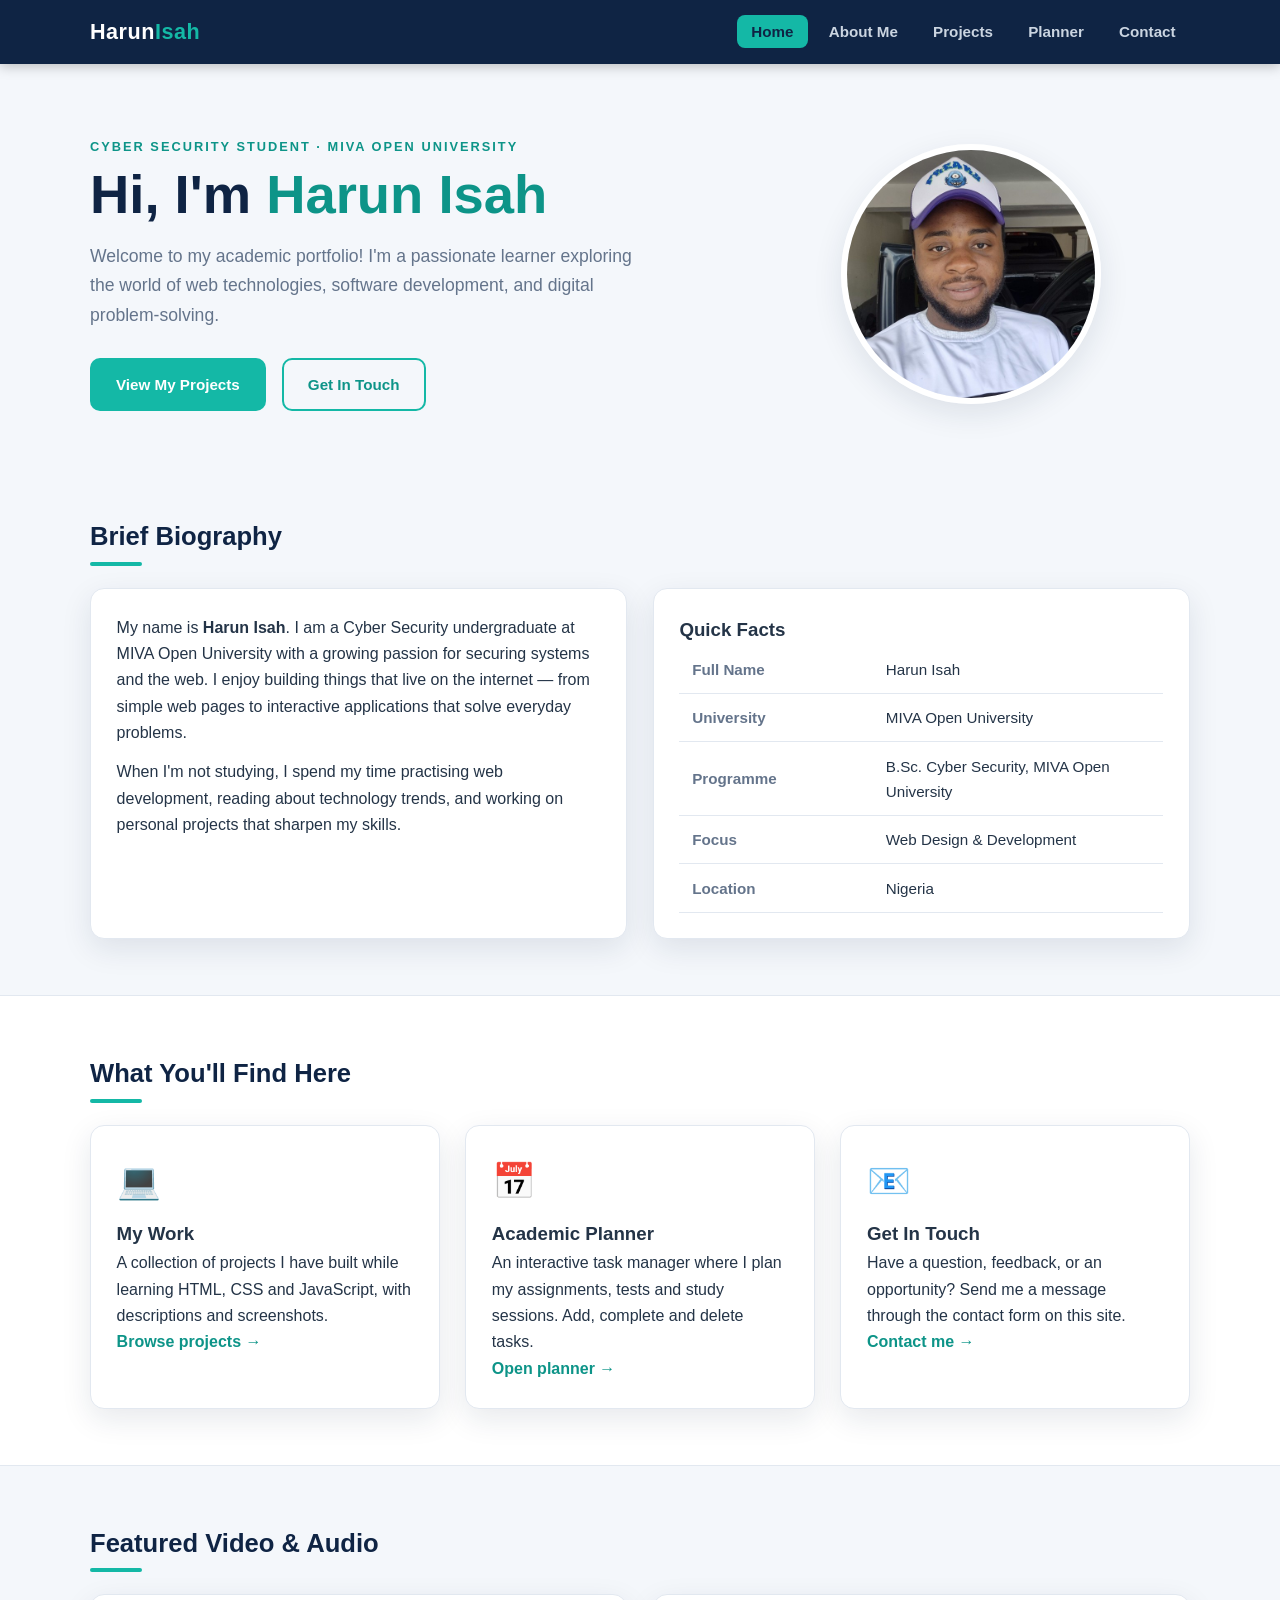
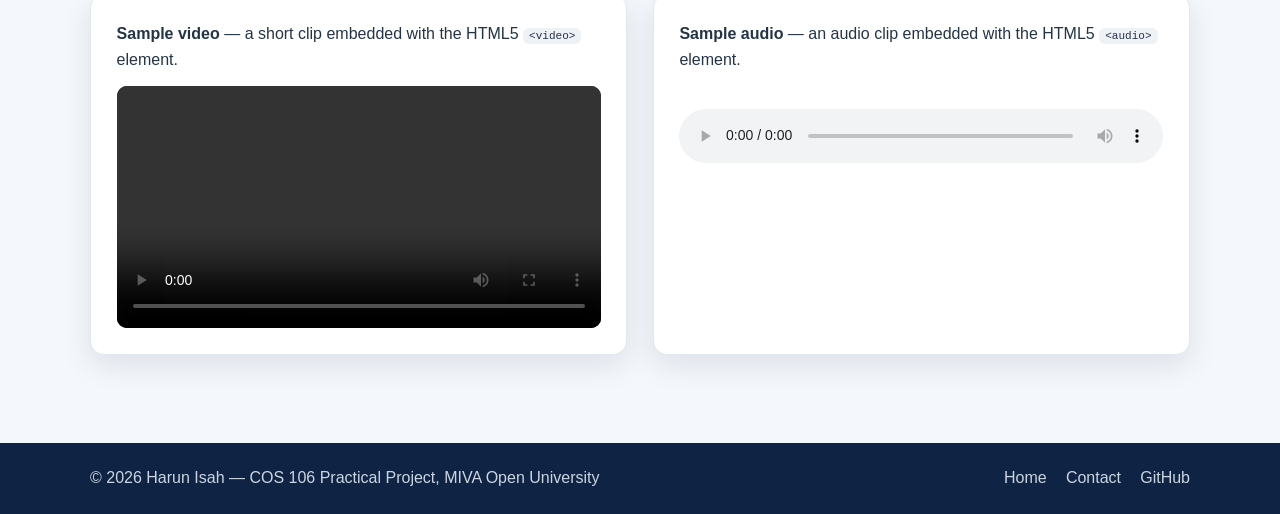
<file: index.html>
<!DOCTYPE html>
<html lang="en">
<head>
  <meta charset="UTF-8">
  <meta name="viewport" content="width=device-width, initial-scale=1.0">
  <meta name="description" content="Student portfolio and academic management website of Harun Isah, MIVA Open University.">
  <title>Home | Harun Isah</title>
  <link rel="stylesheet" href="css/style.css">
</head>
<body>
<header class="site-header">
  <nav class="navbar container">
    <a href="index.html" class="logo">Harun<span>Isah</span></a>
    <button class="nav-toggle" id="navToggle" aria-label="Toggle navigation">&#9776;</button>
    <ul class="nav-menu" id="navMenu">
      <li><a href="index.html" class="nav-link">Home</a></li>
      <li><a href="about.html" class="nav-link">About Me</a></li>
      <li><a href="projects.html" class="nav-link">Projects</a></li>
      <li><a href="planner.html" class="nav-link">Planner</a></li>
      <li><a href="contact.html" class="nav-link">Contact</a></li>
    </ul>
  </nav>
</header>
<main>
  <!-- HERO -->
  <section class="hero container">
    <div class="hero-text reveal">
      <p class="eyebrow">Cyber Security Student &middot; MIVA Open University</p>
      <h1>Hi, I'm <span class="accent">Harun Isah</span></h1>
      <p class="welcome-msg">Welcome to my academic portfolio! I'm a passionate learner exploring the world of web technologies, software development, and digital problem-solving.</p>
      <div class="hero-actions">
        <a href="projects.html" class="btn btn-primary">View My Projects</a>
        <a href="contact.html" class="btn btn-outline">Get In Touch</a>
      </div>
    </div>
    <div class="hero-photo reveal">
      <img src="images/harun.jpg" alt="Photograph of Harun Isah" class="avatar-img">
    </div>
  </section>

  <!-- BIO / QUICK FACTS -->
  <section class="section container">
    <h2 class="section-title">Brief Biography</h2>
    <div class="two-col">
      <div class="card reveal">
        <p>My name is <strong>Harun Isah</strong>. I am a Cyber Security undergraduate at MIVA Open University with a growing passion for securing systems and the web. I enjoy building things that live on the internet — from simple web pages to interactive applications that solve everyday problems.</p>
        <p>When I'm not studying, I spend my time practising web development, reading about technology trends, and working on personal projects that sharpen my skills.</p>
      </div>
      <div class="card reveal">
        <h3>Quick Facts</h3>
        <table class="facts-table">
          <tr><th>Full Name</th><td>Harun Isah</td></tr>
          <tr><th>University</th><td>MIVA Open University</td></tr>
          <tr><th>Programme</th><td>B.Sc. Cyber Security, MIVA Open University</td></tr>
          <tr><th>Focus</th><td>Web Design &amp; Development</td></tr>
          <tr><th>Location</th><td>Nigeria</td></tr>
        </table>
      </div>
    </div>
  </section>

  <!-- HIGHLIGHTS -->
  <section class="section section-alt">
    <div class="container">
      <h2 class="section-title">What You'll Find Here</h2>
      <div class="grid-3">
        <article class="card card-hover reveal">
          <div class="card-icon">&#128187;</div>
          <h3>My Work</h3>
          <p>A collection of projects I have built while learning HTML, CSS and JavaScript, with descriptions and screenshots.</p>
          <a href="projects.html" class="text-link">Browse projects &rarr;</a>
        </article>
        <article class="card card-hover reveal">
          <div class="card-icon">&#128197;</div>
          <h3>Academic Planner</h3>
          <p>An interactive task manager where I plan my assignments, tests and study sessions. Add, complete and delete tasks.</p>
          <a href="planner.html" class="text-link">Open planner &rarr;</a>
        </article>
        <article class="card card-hover reveal">
          <div class="card-icon">&#128231;</div>
          <h3>Get In Touch</h3>
          <p>Have a question, feedback, or an opportunity? Send me a message through the contact form on this site.</p>
          <a href="contact.html" class="text-link">Contact me &rarr;</a>
        </article>
      </div>
    </div>
  </section>

  <!-- MULTIMEDIA -->
  <section class="section container">
    <h2 class="section-title">Featured Video &amp; Audio</h2>
    <div class="two-col">
      <figure class="card media-card reveal">
        <figcaption><strong>Sample video</strong> &mdash; a short clip embedded with the HTML5 <code>&lt;video&gt;</code> element.</figcaption>
        <video controls preload="metadata" poster="">
          <source src="https://www.w3schools.com/html/mov_bbb.mp4" type="video/mp4">
          Your browser does not support the video tag.
        </video>
      </figure>
      <figure class="card media-card reveal">
        <figcaption><strong>Sample audio</strong> &mdash; an audio clip embedded with the HTML5 <code>&lt;audio&gt;</code> element.</figcaption>
        <audio controls preload="metadata">
          <source src="https://www.w3schools.com/html/horse.mp3" type="audio/mpeg">
          Your browser does not support the audio tag.
        </audio>
      </figure>
    </div>
  </section>
</main>
<footer class="site-footer">
  <div class="container footer-inner">
    <p>&copy; <span id="year"></span> Harun Isah &mdash; COS 106 Practical Project, MIVA Open University</p>
    <ul class="footer-links">
      <li><a href="index.html">Home</a></li>
      <li><a href="contact.html">Contact</a></li>
      <li><a href="https://github.com/" target="_blank" rel="noopener">GitHub</a></li>
    </ul>
  </div>
</footer>
<script src="js/script.js"></script>
</body>
</html>
</file>
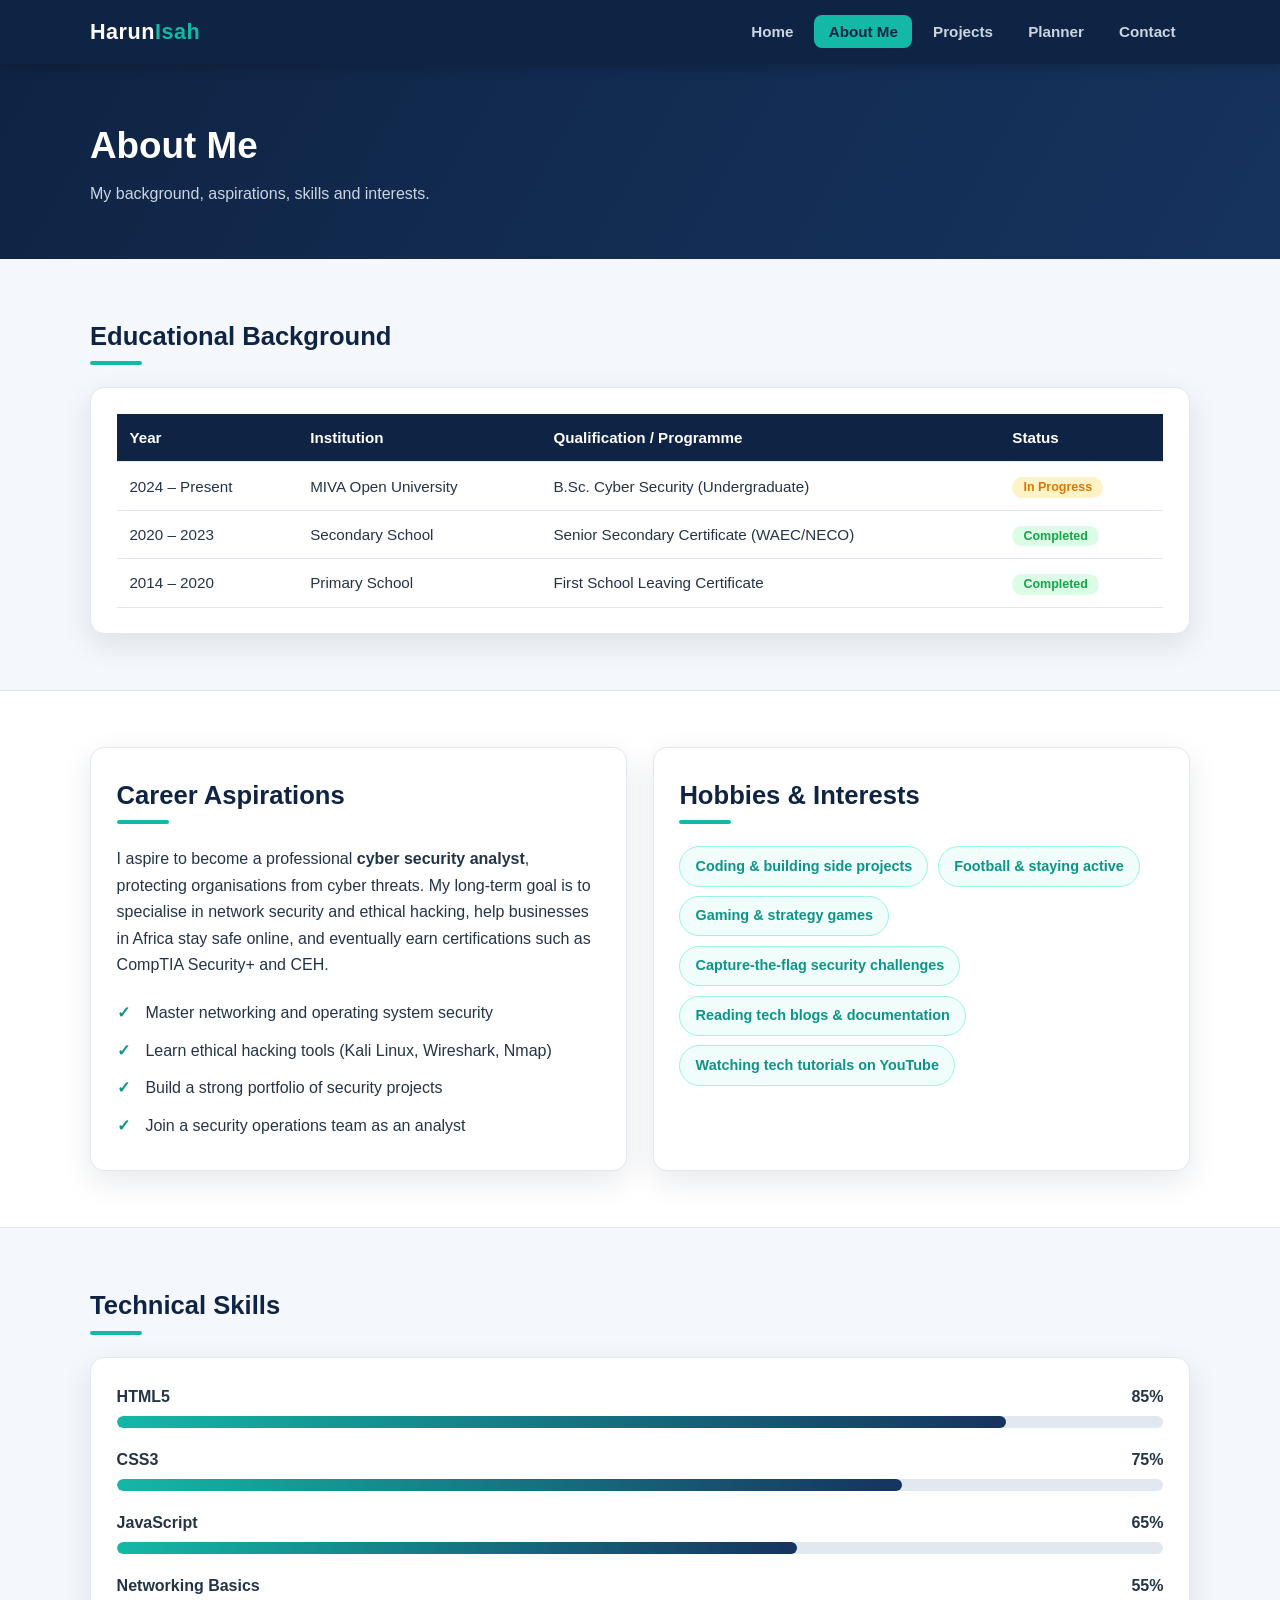
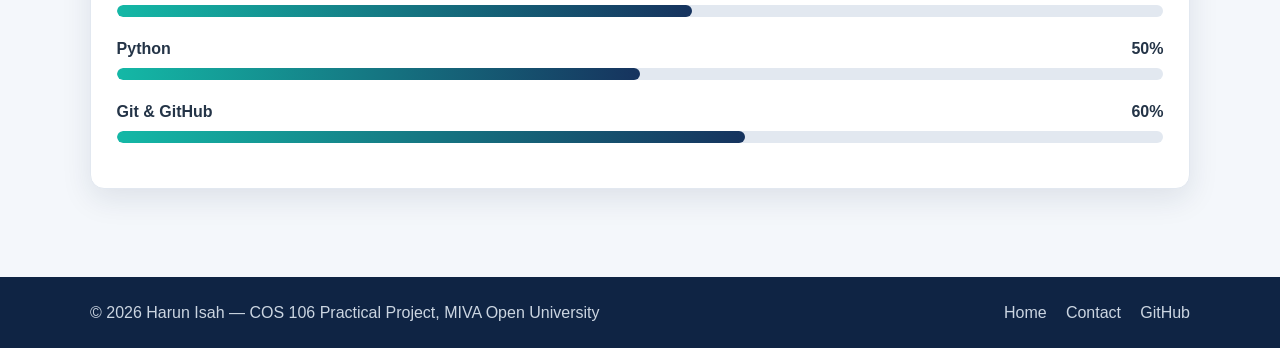
<file: about.html>
<!DOCTYPE html>
<html lang="en">
<head>
  <meta charset="UTF-8">
  <meta name="viewport" content="width=device-width, initial-scale=1.0">
  <meta name="description" content="Student portfolio and academic management website of Harun Isah, MIVA Open University.">
  <title>About Me | Harun Isah</title>
  <link rel="stylesheet" href="css/style.css">
</head>
<body>
<header class="site-header">
  <nav class="navbar container">
    <a href="index.html" class="logo">Harun<span>Isah</span></a>
    <button class="nav-toggle" id="navToggle" aria-label="Toggle navigation">&#9776;</button>
    <ul class="nav-menu" id="navMenu">
      <li><a href="index.html" class="nav-link">Home</a></li>
      <li><a href="about.html" class="nav-link">About Me</a></li>
      <li><a href="projects.html" class="nav-link">Projects</a></li>
      <li><a href="planner.html" class="nav-link">Planner</a></li>
      <li><a href="contact.html" class="nav-link">Contact</a></li>
    </ul>
  </nav>
</header>
<main>
  <section class="page-hero">
    <div class="container">
      <h1>About Me</h1>
      <p>My background, aspirations, skills and interests.</p>
    </div>
  </section>

  <section class="section container">
    <h2 class="section-title">Educational Background</h2>
    <div class="card reveal">
      <table class="edu-table">
        <thead>
          <tr><th>Year</th><th>Institution</th><th>Qualification / Programme</th><th>Status</th></tr>
        </thead>
        <tbody>
          <tr><td>2024 &ndash; Present</td><td>MIVA Open University</td><td>B.Sc. Cyber Security (Undergraduate)</td><td><span class="badge">In Progress</span></td></tr>
          <tr><td>2020 &ndash; 2023</td><td>Secondary School</td><td>Senior Secondary Certificate (WAEC/NECO)</td><td><span class="badge badge-done">Completed</span></td></tr>
          <tr><td>2014 &ndash; 2020</td><td>Primary School</td><td>First School Leaving Certificate</td><td><span class="badge badge-done">Completed</span></td></tr>
        </tbody>
      </table>
    </div>
  </section>

  <section class="section section-alt">
    <div class="container two-col">
      <div class="card reveal">
        <h2 class="section-title">Career Aspirations</h2>
        <p>I aspire to become a professional <strong>cyber security analyst</strong>, protecting organisations from cyber threats. My long-term goal is to specialise in network security and ethical hacking, help businesses in Africa stay safe online, and eventually earn certifications such as CompTIA Security+ and CEH.</p>
        <ul class="check-list">
          <li>Master networking and operating system security</li>
          <li>Learn ethical hacking tools (Kali Linux, Wireshark, Nmap)</li>
          <li>Build a strong portfolio of security projects</li>
          <li>Join a security operations team as an analyst</li>
        </ul>
      </div>
      <div class="card reveal">
        <h2 class="section-title">Hobbies &amp; Interests</h2>
        <ul class="chip-list">
          <li>Coding &amp; building side projects</li>
          <li>Football &amp; staying active</li>
          <li>Gaming &amp; strategy games</li>
          <li>Capture-the-flag security challenges</li>
          <li>Reading tech blogs &amp; documentation</li>
          <li>Watching tech tutorials on YouTube</li>
        </ul>
      </div>
    </div>
  </section>

  <section class="section container">
    <h2 class="section-title">Technical Skills</h2>
    <div class="card reveal">
      <div class="skill"><div class="skill-label"><span>HTML5</span><span>85%</span></div><div class="skill-bar"><div class="skill-fill" style="--w:85%"></div></div></div>
      <div class="skill"><div class="skill-label"><span>CSS3</span><span>75%</span></div><div class="skill-bar"><div class="skill-fill" style="--w:75%"></div></div></div>
      <div class="skill"><div class="skill-label"><span>JavaScript</span><span>65%</span></div><div class="skill-bar"><div class="skill-fill" style="--w:65%"></div></div></div>
      <div class="skill"><div class="skill-label"><span>Networking Basics</span><span>55%</span></div><div class="skill-bar"><div class="skill-fill" style="--w:55%"></div></div></div>
      <div class="skill"><div class="skill-label"><span>Python</span><span>50%</span></div><div class="skill-bar"><div class="skill-fill" style="--w:50%"></div></div></div>
      <div class="skill"><div class="skill-label"><span>Git &amp; GitHub</span><span>60%</span></div><div class="skill-bar"><div class="skill-fill" style="--w:60%"></div></div></div>
    </div>
  </section>
</main>
<footer class="site-footer">
  <div class="container footer-inner">
    <p>&copy; <span id="year"></span> Harun Isah &mdash; COS 106 Practical Project, MIVA Open University</p>
    <ul class="footer-links">
      <li><a href="index.html">Home</a></li>
      <li><a href="contact.html">Contact</a></li>
      <li><a href="https://github.com/" target="_blank" rel="noopener">GitHub</a></li>
    </ul>
  </div>
</footer>
<script src="js/script.js"></script>
</body>
</html>
</file>
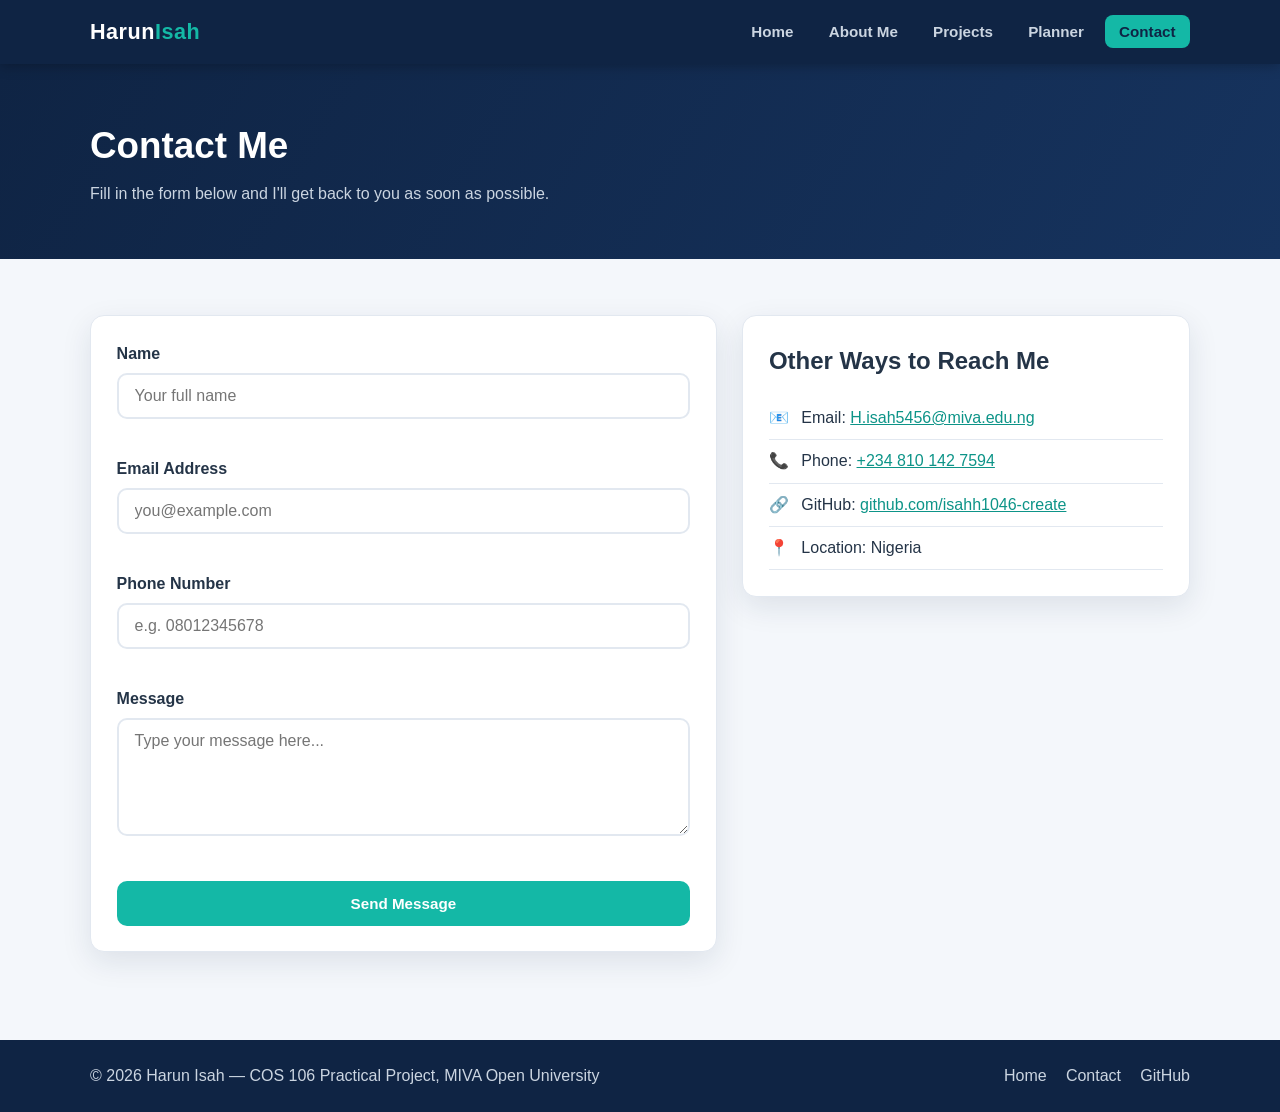
<file: contact.html>
<!DOCTYPE html>
<html lang="en">
<head>
  <meta charset="UTF-8">
  <meta name="viewport" content="width=device-width, initial-scale=1.0">
  <meta name="description" content="Student portfolio and academic management website of Harun Isah, MIVA Open University.">
  <title>Contact | Harun Isah</title>
  <link rel="stylesheet" href="css/style.css">
</head>
<body>
<header class="site-header">
  <nav class="navbar container">
    <a href="index.html" class="logo">Harun<span>Isah</span></a>
    <button class="nav-toggle" id="navToggle" aria-label="Toggle navigation">&#9776;</button>
    <ul class="nav-menu" id="navMenu">
      <li><a href="index.html" class="nav-link">Home</a></li>
      <li><a href="about.html" class="nav-link">About Me</a></li>
      <li><a href="projects.html" class="nav-link">Projects</a></li>
      <li><a href="planner.html" class="nav-link">Planner</a></li>
      <li><a href="contact.html" class="nav-link">Contact</a></li>
    </ul>
  </nav>
</header>
<main>
  <section class="page-hero">
    <div class="container">
      <h1>Contact Me</h1>
      <p>Fill in the form below and I'll get back to you as soon as possible.</p>
    </div>
  </section>

  <section class="section container contact-wrap">
    <div class="card contact-card reveal">
      <form id="contactForm" novalidate>
        <div class="form-group">
          <label for="cName">Name</label>
          <input type="text" id="cName" name="name" placeholder="Your full name">
          <small class="field-error" id="errName"></small>
        </div>
        <div class="form-group">
          <label for="cEmail">Email Address</label>
          <input type="email" id="cEmail" name="email" placeholder="you@example.com">
          <small class="field-error" id="errEmail"></small>
        </div>
        <div class="form-group">
          <label for="cPhone">Phone Number</label>
          <input type="tel" id="cPhone" name="phone" placeholder="e.g. 08012345678">
          <small class="field-error" id="errPhone"></small>
        </div>
        <div class="form-group">
          <label for="cMsg">Message</label>
          <textarea id="cMsg" name="message" rows="5" placeholder="Type your message here..."></textarea>
          <small class="field-error" id="errMsg"></small>
        </div>
        <button type="submit" class="btn btn-primary btn-block">Send Message</button>
        <p id="formStatus" class="form-status" role="status"></p>
      </form>
    </div>

    <aside class="card contact-info reveal">
      <h2>Other Ways to Reach Me</h2>
      <ul class="info-list">
        <li><span>&#128231;</span> Email: <a href="mailto:H.isah5456@miva.edu.ng">H.isah5456@miva.edu.ng</a></li>
        <li><span>&#128222;</span> Phone: <a href="tel:+2348101427594">+234 810 142 7594</a></li>
        <li><span>&#128279;</span> GitHub: <a href="https://github.com/isahh1046-create" target="_blank" rel="noopener">github.com/isahh1046-create</a></li>
        <li><span>&#128205;</span> Location: Nigeria</li>
      </ul>
    </aside>
  </section>
</main>
<footer class="site-footer">
  <div class="container footer-inner">
    <p>&copy; <span id="year"></span> Harun Isah &mdash; COS 106 Practical Project, MIVA Open University</p>
    <ul class="footer-links">
      <li><a href="index.html">Home</a></li>
      <li><a href="contact.html">Contact</a></li>
      <li><a href="https://github.com/isahh1046-create" target="_blank" rel="noopener">GitHub</a></li>
    </ul>
  </div>
</footer>
<script src="js/script.js"></script>
</body>
</html>
</file>
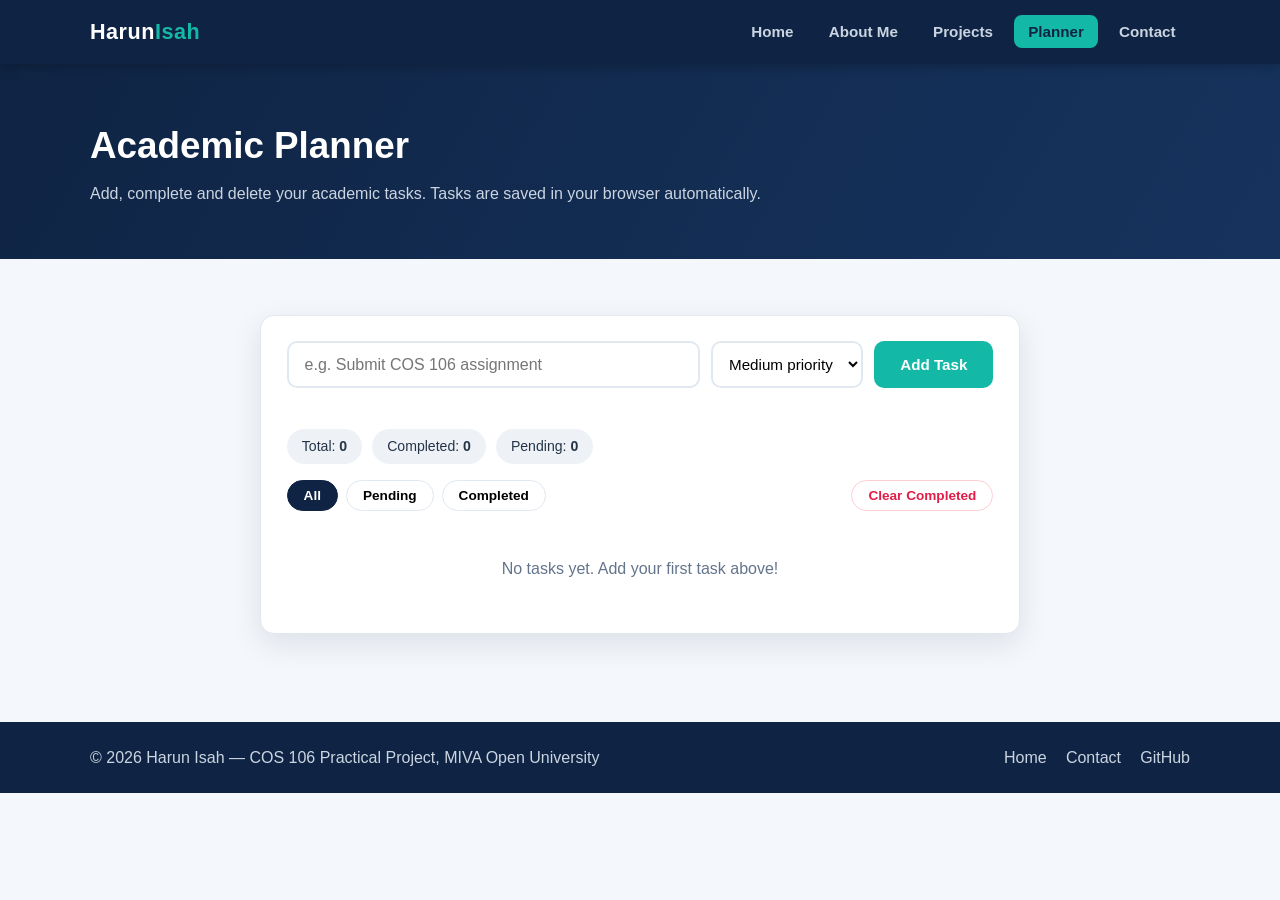
<file: planner.html>
<!DOCTYPE html>
<html lang="en">
<head>
  <meta charset="UTF-8">
  <meta name="viewport" content="width=device-width, initial-scale=1.0">
  <meta name="description" content="Student portfolio and academic management website of Harun Isah, MIVA Open University.">
  <title>Academic Planner | Harun Isah</title>
  <link rel="stylesheet" href="css/style.css">
</head>
<body>
<header class="site-header">
  <nav class="navbar container">
    <a href="index.html" class="logo">Harun<span>Isah</span></a>
    <button class="nav-toggle" id="navToggle" aria-label="Toggle navigation">&#9776;</button>
    <ul class="nav-menu" id="navMenu">
      <li><a href="index.html" class="nav-link">Home</a></li>
      <li><a href="about.html" class="nav-link">About Me</a></li>
      <li><a href="projects.html" class="nav-link">Projects</a></li>
      <li><a href="planner.html" class="nav-link">Planner</a></li>
      <li><a href="contact.html" class="nav-link">Contact</a></li>
    </ul>
  </nav>
</header>
<main>
  <section class="page-hero">
    <div class="container">
      <h1>Academic Planner</h1>
      <p>Add, complete and delete your academic tasks. Tasks are saved in your browser automatically.</p>
    </div>
  </section>

  <section class="section container planner-wrap">
    <div class="card planner-card reveal">
      <form id="taskForm" class="task-form" novalidate>
        <input type="text" id="taskInput" placeholder="e.g. Submit COS 106 assignment" autocomplete="off" maxlength="120">
        <select id="taskPriority" aria-label="Task priority">
          <option value="high">High priority</option>
          <option value="medium" selected>Medium priority</option>
          <option value="low">Low priority</option>
        </select>
        <button type="submit" class="btn btn-primary">Add Task</button>
      </form>
      <p id="taskError" class="form-error" role="alert"></p>

      <div class="planner-stats">
        <span class="stat-chip">Total: <strong id="statTotal">0</strong></span>
        <span class="stat-chip">Completed: <strong id="statDone">0</strong></span>
        <span class="stat-chip">Pending: <strong id="statPending">0</strong></span>
      </div>

      <div class="filter-bar" role="group" aria-label="Filter tasks">
        <button class="filter-btn active" data-filter="all">All</button>
        <button class="filter-btn" data-filter="pending">Pending</button>
        <button class="filter-btn" data-filter="completed">Completed</button>
        <button class="filter-btn danger" id="clearCompleted">Clear Completed</button>
      </div>

      <ul id="taskList" class="task-list" aria-live="polite"></ul>
      <p id="emptyMsg" class="empty-msg">No tasks yet. Add your first task above!</p>
    </div>
  </section>
</main>
<footer class="site-footer">
  <div class="container footer-inner">
    <p>&copy; <span id="year"></span> Harun Isah &mdash; COS 106 Practical Project, MIVA Open University</p>
    <ul class="footer-links">
      <li><a href="index.html">Home</a></li>
      <li><a href="contact.html">Contact</a></li>
      <li><a href="https://github.com/" target="_blank" rel="noopener">GitHub</a></li>
    </ul>
  </div>
</footer>
<script src="js/script.js"></script>
</body>
</html>
</file>
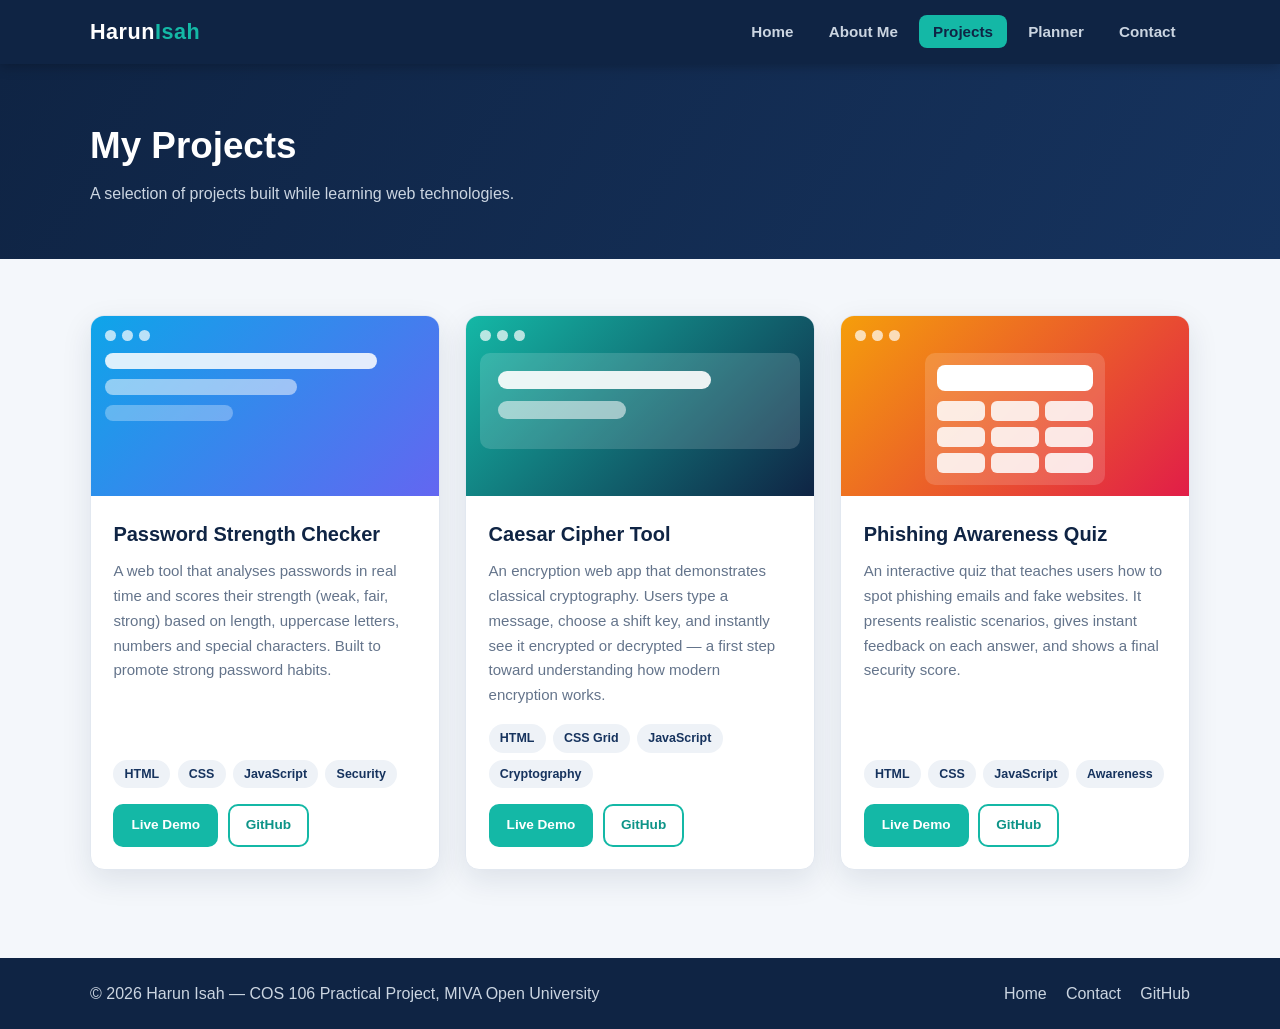
<file: projects.html>
<!DOCTYPE html>
<html lang="en">
<head>
  <meta charset="UTF-8">
  <meta name="viewport" content="width=device-width, initial-scale=1.0">
  <meta name="description" content="Student portfolio and academic management website of Harun Isah, MIVA Open University.">
  <title>Projects | Harun Isah</title>
  <link rel="stylesheet" href="css/style.css">
</head>
<body>
<header class="site-header">
  <nav class="navbar container">
    <a href="index.html" class="logo">Harun<span>Isah</span></a>
    <button class="nav-toggle" id="navToggle" aria-label="Toggle navigation">&#9776;</button>
    <ul class="nav-menu" id="navMenu">
      <li><a href="index.html" class="nav-link">Home</a></li>
      <li><a href="about.html" class="nav-link">About Me</a></li>
      <li><a href="projects.html" class="nav-link">Projects</a></li>
      <li><a href="planner.html" class="nav-link">Planner</a></li>
      <li><a href="contact.html" class="nav-link">Contact</a></li>
    </ul>
  </nav>
</header>
<main>
  <section class="page-hero">
    <div class="container">
      <h1>My Projects</h1>
      <p>A selection of projects built while learning web technologies.</p>
    </div>
  </section>

  <section class="section container">
    <div class="grid-3">

      <article class="card project-card reveal">
        <div class="screenshot shot-1" role="img" aria-label="Screenshot of Password Strength Checker">
          <div class="mock-bar"><span></span><span></span><span></span></div>
          <div class="mock-body">
            <div class="mock-task" style="width:85%"></div><div class="mock-task" style="width:60%;opacity:.6"></div><div class="mock-task" style="width:40%;opacity:.35"></div>
          </div>
        </div>
        <div class="project-body">
          <h2>Password Strength Checker</h2>
          <p>A web tool that analyses passwords in real time and scores their strength (weak, fair, strong) based on length, uppercase letters, numbers and special characters. Built to promote strong password habits.</p>
          <ul class="tag-list"><li>HTML</li><li>CSS</li><li>JavaScript</li><li>Security</li></ul>
          <div class="project-links">
            <a href="planner.html" class="btn btn-primary btn-sm">Live Demo</a>
            <a href="https://github.com/" target="_blank" rel="noopener" class="btn btn-outline btn-sm">GitHub</a>
          </div>
        </div>
      </article>

      <article class="card project-card reveal">
        <div class="screenshot shot-2" role="img" aria-label="Screenshot of Caesar Cipher Tool">
          <div class="mock-bar"><span></span><span></span><span></span></div>
          <div class="mock-hero"><div class="mock-line"></div><div class="mock-line short"></div></div>
        </div>
        <div class="project-body">
          <h2>Caesar Cipher Tool</h2>
          <p>An encryption web app that demonstrates classical cryptography. Users type a message, choose a shift key, and instantly see it encrypted or decrypted &mdash; a first step toward understanding how modern encryption works.</p>
          <ul class="tag-list"><li>HTML</li><li>CSS Grid</li><li>JavaScript</li><li>Cryptography</li></ul>
          <div class="project-links">
            <a href="https://github.com/" target="_blank" rel="noopener" class="btn btn-primary btn-sm">Live Demo</a>
            <a href="https://github.com/" target="_blank" rel="noopener" class="btn btn-outline btn-sm">GitHub</a>
          </div>
        </div>
      </article>

      <article class="card project-card reveal">
        <div class="screenshot shot-3" role="img" aria-label="Screenshot of Phishing Awareness Quiz">
          <div class="mock-bar"><span></span><span></span><span></span></div>
          <div class="mock-calc">
            <div class="mock-display"></div>
            <div class="mock-keys"><i></i><i></i><i></i><i></i><i></i><i></i><i></i><i></i><i></i></div>
          </div>
        </div>
        <div class="project-body">
          <h2>Phishing Awareness Quiz</h2>
          <p>An interactive quiz that teaches users how to spot phishing emails and fake websites. It presents realistic scenarios, gives instant feedback on each answer, and shows a final security score.</p>
          <ul class="tag-list"><li>HTML</li><li>CSS</li><li>JavaScript</li><li>Awareness</li></ul>
          <div class="project-links">
            <a href="https://github.com/" target="_blank" rel="noopener" class="btn btn-primary btn-sm">Live Demo</a>
            <a href="https://github.com/" target="_blank" rel="noopener" class="btn btn-outline btn-sm">GitHub</a>
          </div>
        </div>
      </article>

    </div>
  </section>
</main>
<footer class="site-footer">
  <div class="container footer-inner">
    <p>&copy; <span id="year"></span> Harun Isah &mdash; COS 106 Practical Project, MIVA Open University</p>
    <ul class="footer-links">
      <li><a href="index.html">Home</a></li>
      <li><a href="contact.html">Contact</a></li>
      <li><a href="https://github.com/" target="_blank" rel="noopener">GitHub</a></li>
    </ul>
  </div>
</footer>
<script src="js/script.js"></script>
</body>
</html>
</file>
<file: css/style.css>
:root{
  --navy:#0f2444; --navy-2:#16335e; --teal:#14b8a6; --teal-dark:#0d9488;
  --bg:#f4f7fb; --white:#ffffff; --text:#243447; --muted:#64748b;
  --border:#e2e8f0; --red:#e11d48; --amber:#d97706; --green:#16a34a;
  --radius:14px; --shadow:0 10px 30px rgba(15,36,68,.10);
}
*{margin:0;padding:0;box-sizing:border-box}
html{scroll-behavior:smooth}
body{font-family:"Segoe UI",Arial,sans-serif;background:var(--bg);color:var(--text);line-height:1.65}
img,video,audio{max-width:100%;display:block}
a{color:var(--teal-dark)}
.container{width:min(1100px,92%);margin:0 auto}
code{background:#eef2f7;padding:2px 6px;border-radius:6px;font-size:.85em}

/* ---------- Header / Nav ---------- */
.site-header{position:sticky;top:0;z-index:100;background:var(--navy);box-shadow:0 2px 12px rgba(0,0,0,.25)}
.navbar{display:flex;align-items:center;justify-content:space-between;padding:.9rem 0}
.logo{color:#fff;font-size:1.35rem;font-weight:800;text-decoration:none;letter-spacing:.5px}
.logo span{color:var(--teal)}
.nav-menu{display:flex;gap:.4rem;list-style:none}
.nav-link{color:#cbd5e1;text-decoration:none;padding:.5rem .9rem;border-radius:8px;transition:color .25s,background .25s;font-weight:600;font-size:.95rem}
.nav-link:hover{color:#fff;background:rgba(255,255,255,.08)}
.nav-link.active{color:var(--navy);background:var(--teal)}
.nav-toggle{display:none;background:none;border:none;color:#fff;font-size:1.6rem;cursor:pointer}

/* ---------- Hero ---------- */
.hero{display:grid;grid-template-columns:1.4fr 1fr;gap:3rem;align-items:center;padding:4.5rem 0 3rem}
.eyebrow{color:var(--teal-dark);font-weight:700;text-transform:uppercase;letter-spacing:2px;font-size:.8rem}
.hero h1{font-size:clamp(2.2rem,5vw,3.4rem);color:var(--navy);line-height:1.15;margin:.4rem 0 1rem}
.accent{color:var(--teal-dark)}
.welcome-msg{font-size:1.1rem;color:var(--muted);max-width:34rem}
.hero-actions{display:flex;gap:1rem;margin-top:1.8rem;flex-wrap:wrap}
.hero-photo{display:flex;justify-content:center}
.avatar{width:260px;height:260px;border-radius:50%;display:flex;align-items:center;justify-content:center;
  background:linear-gradient(135deg,var(--navy),var(--teal));color:#fff;font-size:4.5rem;font-weight:800;
  border:6px solid #fff;box-shadow:var(--shadow);animation:float 5s ease-in-out infinite}
.avatar-img{width:260px;height:260px;border-radius:50%;object-fit:cover;border:6px solid #fff;box-shadow:var(--shadow)}
@keyframes float{0%,100%{transform:translateY(0)}50%{transform:translateY(-12px)}}

/* ---------- Sections & Cards ---------- */
.section{padding:3.5rem 0}
.section-alt{background:var(--white);border-top:1px solid var(--border);border-bottom:1px solid var(--border)}
.section-title{color:var(--navy);font-size:1.6rem;margin-bottom:1.4rem;position:relative;padding-bottom:.5rem}
.section-title::after{content:"";position:absolute;left:0;bottom:0;width:52px;height:4px;border-radius:4px;background:var(--teal)}
.card{background:var(--white);border:1px solid var(--border);border-radius:var(--radius);padding:1.6rem;box-shadow:var(--shadow)}
.card p+p{margin-top:.8rem}
.two-col{display:grid;grid-template-columns:1fr 1fr;gap:1.6rem}
.grid-3{display:grid;grid-template-columns:repeat(3,1fr);gap:1.6rem}
.card-hover{transition:transform .3s,box-shadow .3s}
.card-hover:hover{transform:translateY(-6px);box-shadow:0 16px 40px rgba(15,36,68,.16)}
.card-icon{font-size:2.2rem;margin-bottom:.6rem}
.text-link{font-weight:700;text-decoration:none}
.text-link:hover{text-decoration:underline}

/* ---------- Tables ---------- */
table{width:100%;border-collapse:collapse;font-size:.95rem}
.facts-table th,.facts-table td,.edu-table th,.edu-table td{text-align:left;padding:.7rem .8rem;border-bottom:1px solid var(--border)}
.facts-table th{color:var(--muted);font-weight:600;width:40%}
.edu-table thead th{background:var(--navy);color:#fff}
.edu-table tbody tr:hover{background:#f0fdfa}
.badge{background:#fef3c7;color:var(--amber);padding:.2rem .7rem;border-radius:999px;font-size:.78rem;font-weight:700}
.badge-done{background:#dcfce7;color:var(--green)}

/* ---------- Lists ---------- */
.check-list{list-style:none;margin-top:1rem}
.check-list li{padding:.35rem 0 .35rem 1.8rem;position:relative}
.check-list li::before{content:"\2713";position:absolute;left:0;color:var(--teal-dark);font-weight:800}
.chip-list{list-style:none;display:flex;flex-wrap:wrap;gap:.6rem;margin-top:1rem}
.chip-list li{background:#f0fdfa;border:1px solid #99f6e4;color:var(--teal-dark);padding:.45rem .95rem;border-radius:999px;font-weight:600;font-size:.9rem}

/* ---------- Skills ---------- */
.skill{margin-bottom:1.2rem}
.skill-label{display:flex;justify-content:space-between;font-weight:700;margin-bottom:.35rem}
.skill-bar{height:12px;background:#e2e8f0;border-radius:999px;overflow:hidden}
.skill-fill{height:100%;width:0;border-radius:999px;background:linear-gradient(90deg,var(--teal),var(--navy-2));transition:width 1.2s ease}
.skill-fill.animate{width:var(--w)}

/* ---------- Buttons ---------- */
.btn{display:inline-block;padding:.75rem 1.5rem;border-radius:10px;font-weight:700;text-decoration:none;cursor:pointer;border:2px solid transparent;font-size:.95rem;transition:transform .2s,background .2s,color .2s,box-shadow .2s}
.btn:active{transform:scale(.97)}
.btn-primary{background:var(--teal);color:#fff}
.btn-primary:hover{background:var(--teal-dark);box-shadow:0 8px 20px rgba(20,184,166,.35)}
.btn-outline{border-color:var(--teal);color:var(--teal-dark);background:transparent}
.btn-outline:hover{background:var(--teal);color:#fff}
.btn-sm{padding:.5rem 1rem;font-size:.85rem}
.btn-block{width:100%}

/* ---------- Media cards ---------- */
.media-card video{width:100%;border-radius:10px;margin-top:.8rem;background:#000}
.media-card audio{width:100%;margin-top:2.2rem}

/* ---------- Page hero ---------- */
.page-hero{background:linear-gradient(120deg,var(--navy),var(--navy-2));color:#fff;padding:3.2rem 0}
.page-hero h1{font-size:2.3rem}
.page-hero p{color:#cbd5e1;margin-top:.3rem}

/* ---------- Projects ---------- */
.project-card{overflow:hidden;padding:0;display:flex;flex-direction:column}
.screenshot{height:180px;padding:14px}
.shot-1{background:linear-gradient(135deg,#0ea5e9,#6366f1)}
.shot-2{background:linear-gradient(135deg,#14b8a6,#0f2444)}
.shot-3{background:linear-gradient(135deg,#f59e0b,#e11d48)}
.mock-bar{display:flex;gap:6px;margin-bottom:12px}
.mock-bar span{width:11px;height:11px;border-radius:50%;background:rgba(255,255,255,.7)}
.mock-task{height:16px;border-radius:8px;background:rgba(255,255,255,.85);margin-bottom:10px}
.mock-task.done{opacity:.45;text-decoration:line-through}
.mock-hero{background:rgba(255,255,255,.15);border-radius:10px;padding:18px}
.mock-line{height:18px;border-radius:9px;background:rgba(255,255,255,.9);width:75%;margin-bottom:12px}
.mock-line.short{width:45%;opacity:.6}
.mock-calc{background:rgba(255,255,255,.15);border-radius:10px;padding:12px;max-width:180px;margin:0 auto}
.mock-display{height:26px;border-radius:8px;background:#fff;margin-bottom:10px}
.mock-keys{display:grid;grid-template-columns:repeat(3,1fr);gap:6px}
.mock-keys i{height:20px;border-radius:6px;background:rgba(255,255,255,.85)}
.project-body{padding:1.4rem;display:flex;flex-direction:column;flex:1}
.project-body h2{font-size:1.25rem;color:var(--navy);margin-bottom:.5rem}
.project-body p{color:var(--muted);font-size:.94rem;flex:1}
.tag-list{list-style:none;display:flex;flex-wrap:wrap;gap:.45rem;margin:1rem 0}
.tag-list li{background:#eef2f7;color:var(--navy-2);padding:.25rem .7rem;border-radius:999px;font-size:.78rem;font-weight:700}
.project-links{display:flex;gap:.6rem}

/* ---------- Planner ---------- */
.planner-wrap{max-width:760px}
.task-form{display:flex;gap:.7rem;flex-wrap:wrap}
.task-form input[type=text]{flex:1;min-width:200px;padding:.75rem 1rem;border:2px solid var(--border);border-radius:10px;font-size:1rem}
.task-form input:focus,select:focus,textarea:focus,.form-group input:focus{outline:none;border-color:var(--teal)}
.task-form select{padding:.75rem;border:2px solid var(--border);border-radius:10px;background:#fff;font-size:.95rem}
.form-error{color:var(--red);font-size:.88rem;min-height:1.2em;margin-top:.5rem}
.planner-stats{display:flex;gap:.6rem;flex-wrap:wrap;margin:1rem 0}
.stat-chip{background:#eef2f7;border-radius:999px;padding:.35rem .95rem;font-size:.88rem}
.filter-bar{display:flex;gap:.5rem;margin-bottom:1.2rem;flex-wrap:wrap}
.filter-btn{padding:.45rem 1rem;border-radius:999px;border:1px solid var(--border);background:#fff;cursor:pointer;font-weight:600;font-size:.85rem;transition:all .2s}
.filter-btn:hover{border-color:var(--teal)}
.filter-btn.active{background:var(--navy);color:#fff;border-color:var(--navy)}
.filter-btn.danger{margin-left:auto;color:var(--red);border-color:#fecdd3}
.filter-btn.danger:hover{background:var(--red);color:#fff}
.task-list{list-style:none}
.task-item{display:flex;align-items:center;gap:.8rem;background:#fff;border:1px solid var(--border);border-left:5px solid var(--teal);border-radius:10px;padding:.85rem 1rem;margin-bottom:.7rem;animation:slideIn .3s ease}
@keyframes slideIn{from{opacity:0;transform:translateX(-14px)}to{opacity:1;transform:none}}
.task-item.prio-high{border-left-color:var(--red)}
.task-item.prio-medium{border-left-color:var(--amber)}
.task-item.prio-low{border-left-color:var(--green)}
.task-text{flex:1}
.task-item.completed .task-text{text-decoration:line-through;color:var(--muted)}
.task-prio{font-size:.72rem;font-weight:800;text-transform:uppercase;letter-spacing:.5px;color:var(--muted)}
.task-check{width:20px;height:20px;cursor:pointer;accent-color:var(--teal-dark)}
.task-del{background:none;border:none;color:var(--red);font-size:1.15rem;cursor:pointer;transition:transform .2s}
.task-del:hover{transform:scale(1.25)}
.empty-msg{text-align:center;color:var(--muted);padding:1.6rem 0}

/* ---------- Contact ---------- */
.contact-wrap{display:grid;grid-template-columns:1.4fr 1fr;gap:1.6rem;align-items:start}
.form-group{margin-bottom:1.15rem}
.form-group label{display:block;font-weight:700;margin-bottom:.35rem}
.form-group input,.form-group textarea{width:100%;padding:.75rem 1rem;border:2px solid var(--border);border-radius:10px;font-size:1rem;font-family:inherit}
.form-group input.invalid,.form-group textarea.invalid{border-color:var(--red)}
.field-error{display:block;color:var(--red);font-size:.82rem;min-height:1.1em;margin-top:.25rem}
.form-status{margin-top:1rem;font-weight:700;padding:.8rem 1rem;border-radius:10px;display:none}
.form-status.success{display:block;background:#dcfce7;color:var(--green)}
.form-status.error{display:block;background:#ffe4e6;color:var(--red)}
.info-list{list-style:none;margin-top:1rem}
.info-list li{padding:.5rem 0;border-bottom:1px solid var(--border)}
.info-list span{margin-right:.5rem}
.note{margin-top:1rem;font-size:.85rem;color:var(--muted);background:#fffbeb;border:1px solid #fde68a;padding:.7rem;border-radius:8px}

/* ---------- Footer ---------- */
.site-footer{background:var(--navy);color:#cbd5e1;padding:1.4rem 0;margin-top:2rem}
.footer-inner{display:flex;justify-content:space-between;align-items:center;flex-wrap:wrap;gap:.8rem}
.footer-links{list-style:none;display:flex;gap:1.2rem}
.footer-links a{color:#cbd5e1;text-decoration:none}
.footer-links a:hover{color:var(--teal)}

/* ---------- Reveal animation ---------- */
.reveal{opacity:0;transform:translateY(24px);transition:opacity .7s ease,transform .7s ease}
.reveal.visible{opacity:1;transform:none}
@media (prefers-reduced-motion:reduce){.reveal{opacity:1;transform:none;transition:none}.avatar{animation:none}}

/* ---------- Responsive ---------- */
@media (max-width:860px){
  .hero{grid-template-columns:1fr;text-align:center;padding-top:3rem}
  .hero-actions{justify-content:center}
  .welcome-msg{margin:0 auto}
  .two-col,.grid-3,.contact-wrap{grid-template-columns:1fr}
  .nav-toggle{display:block}
  .nav-menu{position:absolute;top:100%;left:0;right:0;background:var(--navy);flex-direction:column;padding:1rem 4%;display:none;box-shadow:0 12px 20px rgba(0,0,0,.3)}
  .nav-menu.open{display:flex}
  .nav-link{display:block;padding:.8rem 1rem}
  .footer-inner{flex-direction:column;text-align:center}
  .avatar,.avatar-img{width:200px;height:200px;font-size:3.4rem}
}
</file>
